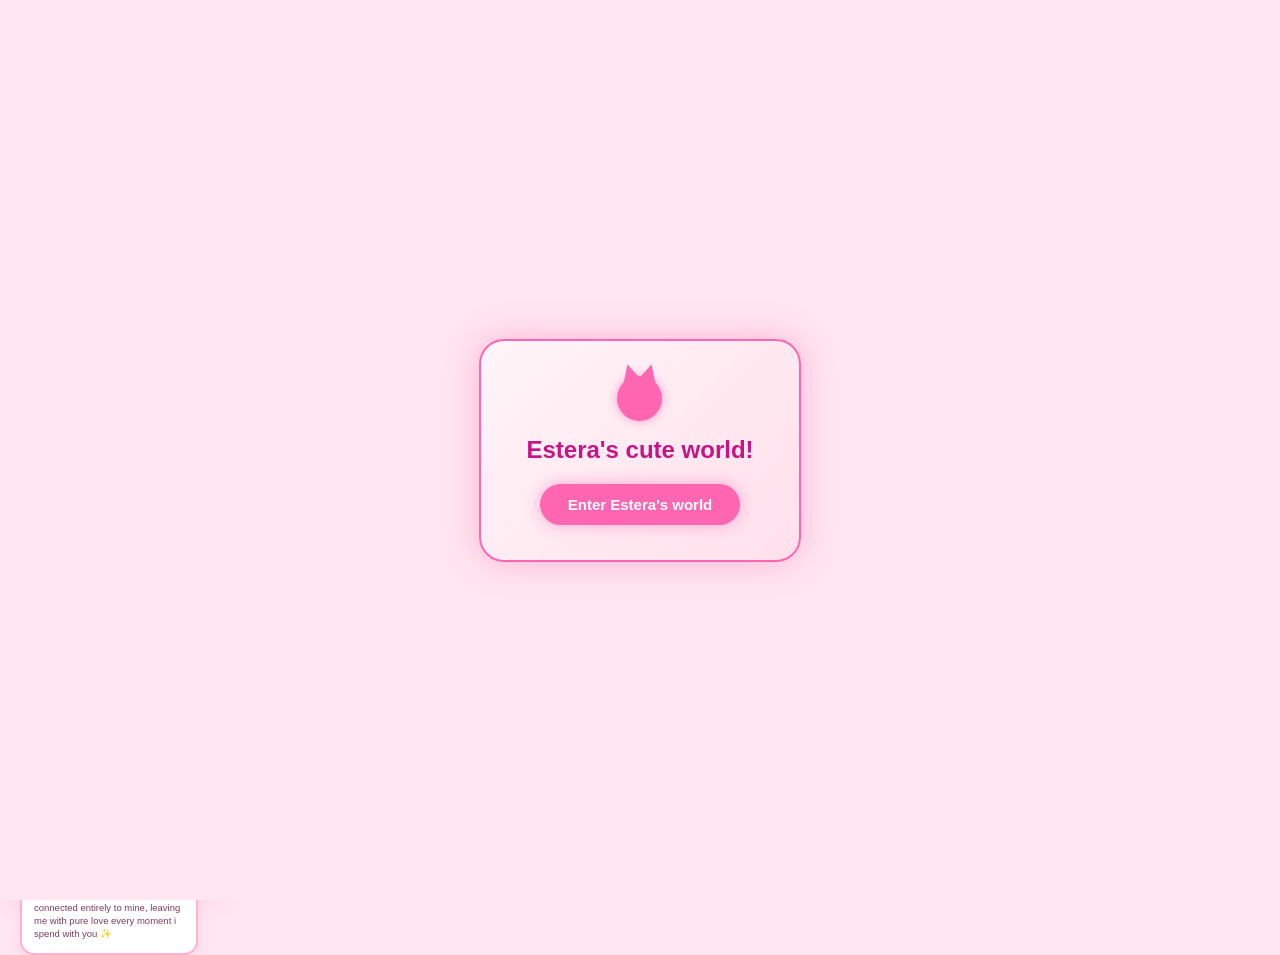
<file: index.html>
<!DOCTYPE html>
<html lang="en">
<head>
    <meta charset="UTF-8">
    <title>For Esti ❤️</title>
    <link rel="stylesheet" href="style.css">
    
    <style>
        /* Interactive Quiz Button in Sidebar (Neon/Cute Theme Integration) */
        .sidebar-quiz-btn {
            background: #000000;
            color: #ff2442;
            border: 2px solid #ff2442;
            padding: 12px 15px;
            border-radius: 12px;
            cursor: pointer;
            font-weight: bold;
            text-align: center;
            width: 100%;
            margin: 15px 0;
            box-shadow: 0 4px 12px rgba(255, 36, 66, 0.3);
            transition: transform 0.2s, box-shadow 0.2s, background 0.2s;
        }

        .sidebar-quiz-btn:hover {
            background: #ff2442;
            color: #ffffff;
            transform: scale(1.03);
            box-shadow: 0 0 18px rgba(255, 36, 66, 0.6);
        }

        /* Quiz Modal Overlay */
        .quiz-modal-overlay {
            position: fixed;
            top: 0;
            left: 0;
            width: 100vw;
            height: 100vh;
            background: rgba(0, 0, 0, 0.8);
            backdrop-filter: blur(5px);
            display: flex;
            justify-content: center;
            align-items: center;
            z-index: 1000;
        }

        .quiz-modal-content {
            background: #ffffff;
            border: 3px solid #4a1525;
            box-shadow: 0 0 30px rgba(255, 36, 66, 0.4);
            padding: 35px;
            border-radius: 20px;
            width: 90%;
            max-width: 420px;
            text-align: center;
            position: relative;
            min-height: 220px;
            display: flex;
            flex-direction: column;
            justify-content: center;
            align-items: center;
        }

        .quiz-modal-content h3 {
            color: #4a1525;
            font-size: 20px;
            margin-bottom: 25px;
        }

        .quiz-btn-container {
            display: flex;
            gap: 20px;
            position: relative;
            width: 100%;
            justify-content: center;
            align-items: center;
            min-height: 60px;
        }

        .quiz-ans-btn {
            background: #000000;
            color: #ff2442;
            border: 2px solid #ff2442;
            padding: 10px 25px;
            border-radius: 10px;
            font-weight: bold;
            cursor: pointer;
            transition: transform 0.2s, background 0.2s, color 0.2s;
        }

        .quiz-ans-btn:hover {
            background: #ff2442;
            color: #ffffff;
            transform: scale(1.05);
            box-shadow: 0 0 10px rgba(255, 36, 66, 0.6);
        }

        .no-btn {
            position: relative;
            transition: left 0.15s ease, top 0.15s ease;
        }
    </style>
</head>
<body>

    <!-- Full-Screen Light Pink Intro Overlay with Floating Words -->
    <div id="welcomeModal" class="modal">
        <div id="floatingWordsContainer"></div>
        <div class="modal-content">
            <div class="cat-badge"></div>
            <h2>Estera's cute world!</h2>
            <button id="replyBtn" class="cat-btn">Enter Estera's world</button>
        </div>
    </div>

    <!-- Sidebar Navigation -->
    <div class="sidebar">
        <h2>Esti ✨</h2>
        <a href="index.html" class="active">Home</a>
        <a href="memories.html">Memories</a>
        <a href="letter.html">Letter</a>

        <!-- Interactive Cute Couple Model with Names -->
        <div class="cute-couple-box" onmouseenter="playLoveMessage()" title="Hover over us! 💕">
            <svg viewBox="0 0 220 190" class="cute-couple-svg">
                <!-- Left Figure (Woman with Dress) -->
                <circle cx="65" cy="52" r="22" fill="#fff" stroke="#4a1525" stroke-width="3.5"/>
                <ellipse cx="58" cy="50" rx="2.5" ry="4" fill="#4a1525"/>
                <ellipse cx="72" cy="50" rx="2.5" ry="4" fill="#4a1525"/>
                <line x1="52" y1="57" x2="55" y2="62" stroke="#4a1525" stroke-width="2.5" stroke-linecap="round"/>
                <line x1="75" y1="57" x2="78" y2="62" stroke="#4a1525" stroke-width="2.5" stroke-linecap="round"/>
                <!-- Waving Arm Left -->
                <path d="M 46,66 Q 30,54 35,42" fill="none" stroke="#4a1525" stroke-width="3.5" stroke-linecap="round"/>
                <circle cx="35" cy="40" r="3.5" fill="#4a1525"/>
                <!-- Dress -->
                <path d="M 42,80 Q 65,75 88,80 L 102,145 Q 65,152 28,145 Z" fill="#fff" stroke="#4a1525" stroke-width="3.5"/>
                <!-- Legs & Feet -->
                <line x1="52" y1="145" x2="46" y2="170" stroke="#4a1525" stroke-width="3.5" stroke-linecap="round"/>
                <ellipse cx="43" cy="172" rx="6" ry="3.5" fill="#4a1525"/>
                <line x1="78" y1="145" x2="84" y2="170" stroke="#4a1525" stroke-width="3.5" stroke-linecap="round"/>
                <ellipse cx="87" cy="172" rx="6" ry="3.5" fill="#4a1525"/>
                <!-- Right Arm (Holding hands) -->
                <path d="M 80,90 L 100,112" fill="none" stroke="#4a1525" stroke-width="3.5" stroke-linecap="round"/>

                <!-- Right Figure (Guy) -->
                <circle cx="155" cy="52" r="22" fill="#fff" stroke="#4a1525" stroke-width="3.5"/>
                <ellipse cx="148" cy="50" rx="2.5" ry="4" fill="#4a1525"/>
                <ellipse cx="162" cy="50" rx="2.5" ry="4" fill="#4a1525"/>
                <line x1="142" y1="57" x2="145" y2="62" stroke="#4a1525" stroke-width="2.5" stroke-linecap="round"/>
                <line x1="165" y1="57" x2="168" y2="62" stroke="#4a1525" stroke-width="2.5" stroke-linecap="round"/>
                <!-- Torso -->
                <path d="M 134,80 Q 155,75 176,80 L 170,145 Q 155,152 140,145 Z" fill="#fff" stroke="#4a1525" stroke-width="3.5"/>
                <!-- Left Arm (Holding hands) -->
                <path d="M 140,90 L 120,112" fill="none" stroke="#4a1525" stroke-width="3.5" stroke-linecap="round"/>
                <!-- Joined hands circle -->
                <circle cx="110" cy="112" r="5" fill="#fff" stroke="#4a1525" stroke-width="3.5"/>
                <!-- Waving Arm Right -->
                <path d="M 174,66 Q 190,54 185,42" fill="none" stroke="#4a1525" stroke-width="3.5" stroke-linecap="round"/>
                <circle cx="185" cy="40" r="3.5" fill="#4a1525"/>
                <!-- Legs & Feet -->
                <line x1="145" y1="145" x2="140" y2="170" stroke="#4a1525" stroke-width="3.5" stroke-linecap="round"/>
                <ellipse cx="137" cy="172" rx="6" ry="3.5" fill="#4a1525"/>
                <line x1="165" y1="145" x2="170" y2="170" stroke="#4a1525" stroke-width="3.5" stroke-linecap="round"/>
                <ellipse cx="173" cy="172" rx="6" ry="3.5" fill="#4a1525"/>

                <!-- Floating Heart Between Them -->
                <path d="M 110,80 Q 98,62 110,50 Q 122,62 110,80 Z" fill="#ff2442" stroke="#4a1525" stroke-width="2.5"/>
            </svg>
            <div class="couple-names">Estera X Sosa</div>
        </div>

        <!-- SURPRISE QUIZ BUTTON (Right under Estera X Sosa) -->
        <button class="sidebar-quiz-btn" onclick="openQuiz()">💖 Surprise Question! ✨</button>

        <!-- Cutesy Love Poem Box -->
        <div class="sidebar-love-box">
            <h3>To My Love ✨</h3>
            <p>
                Estera, my gorgeous lady<br>
                you are the adorable girl<br>
                who stumbled into my life<br>
                when I least expected it.
            </p>
            <p>
                You came in smoothly,<br>
                like a cool breeze<br>
                in the middle of autumn,<br>
                carrying the refreshing scent of nature.
            </p>
            <p>
                Everything about you draws me in:
                the beautiful curve of your smile,
                your captivating green eyes,
                your grace, and your perfect height.
            </p>
            <p>
                When you are smiling with pure joy,
                that is what happiness truly is.
                I love all the memories we have made
                and all we have pushed through. ❤️
            </p>
            <p>
                When I look at you, my heart beats
                a melody composed just for you.
                You have a unique, beautiful soul
                connected entirely to mine, leaving<br>
                me with pure love every moment i spend with you ✨
            </p>
        </div>
    </div>

    <!-- Main Content Area -->
    <div class="main-content">
        <h1>Haiii, Estera!</h1>
        <p>This is your little special world, I love you so much my darling!</p>

        <!-- Family Tree Layout Container -->
        <div class="family-container">
            <!-- Left Branch (Sosa & Grazynka) -->
            <div class="branch left-branch">
                <div class="family-card">
                    <div class="pic-frame">
                        <img src="soosa.jpg" alt="Sosa" onerror="this.style.display='none'">
                        <span class="placeholder-text">Sosa Photo</span>
                    </div>
                    <span class="name-label">Sosa</span>
                    <a href="sosa.html" class="tree-btn">Open Page ✨</a>
                </div>

                <div class="family-card">
                    <div class="pic-frame">
                        <img src="grazynka.jpg" alt="Grazynka" onerror="this.style.display='none'">
                        <span class="placeholder-text">Grazynka Photo</span>
                    </div>
                    <span class="name-label">Grazynka</span>
                    <a href="grazynka.html" class="tree-btn">Open Page ✨</a>
                </div>
            </div>

            <!-- Center Hub -->
            <div class="center-hub">
                <h3>Our small little family ❤️</h3>
            </div>

            <!-- Right Branch (Estera & Mania) -->
            <div class="branch right-branch">
                <div class="family-card">
                    <div class="pic-frame">
                        <img src="estera.jpg" alt="Estera" class="estera-img" onerror="this.style.display='none'">
                        <span class="placeholder-text">Estera Photo</span>
                    </div>
                    <span class="name-label">Estera</span>
                    <a href="estera.html" class="tree-btn">Open Page ✨</a>
                </div>

                <div class="family-card">
                    <div class="pic-frame">
                        <img src="mania.jpg" alt="Mania" onerror="this.style.display='none'">
                        <span class="placeholder-text">Mania Photo</span>
                    </div>
                    <span class="name-label">Mania</span>
                    <a href="mania.html" class="tree-btn">Open Page ✨</a>
                </div>
            </div>
        </div>
    </div>

    <!-- Countdown Box on Bottom Left -->
    <div class="main-countdown">
        <h4>Our Special Timeline ✨</h4>
        <p><strong>Known each other:</strong> <span id="metTime">Loading...</span></p>
        <p><strong>Together:</strong> <span id="togetherTime">Loading...</span></p>
        <p><strong>Sosa (19 Jan 2007):</strong> <span id="sosaAgeInfo">Loading...</span></p>
        <p><strong>Estera (21 Jan 2009):</strong> <span id="esteraAgeInfo">Loading...</span></p>
    </div>

    <!-- Background Music Player Widget -->
    <div id="musicPlayerWidget" class="music-widget">
        <audio id="bgAudio" loop></audio>
        
        <div id="musicMenu" class="music-menu">
            <h4>Choose a vibe 🎶</h4>
            <button class="song-btn" onclick="playSong('song1.mp3')">Song 1: Cozy Lofi 🎧</button>
            <button class="song-btn" onclick="playSong('song2.mp3')">Song 2: Sweet Melody 💕</button>
            <button class="song-btn" onclick="playSong('song3.mp3')">Song 3: Dreamy Beats ✨</button>
        </div>

        <div id="musicDisk" class="cat-disk" title="Click for music menu">
            <span class="disk-center">💿</span>
        </div>
    </div>

    <!-- QUIZ MODAL POPUP CONTAINER -->
    <div id="quiz-modal" class="quiz-modal-overlay" style="display: none;">
        <div class="quiz-modal-content">
            <h3 id="quiz-question">Are you Estera?</h3>
            <div id="quiz-buttons" class="quiz-btn-container">
                <!-- Dynamically populated buttons -->
            </div>
        </div>
    </div>

    <!-- JavaScript -->
    <script>
        const modal = document.getElementById("welcomeModal");
        const replyBtn = document.getElementById("replyBtn");
        const floatingContainer = document.getElementById("floatingWordsContainer");

        // --- SPEECH SYNTHESIS FOR COUPLE MODEL ---
        function playLoveMessage() {
            if ('speechSynthesis' in window) {
                window.speechSynthesis.cancel();
                const utterance = new SpeechSynthesisUtterance("I love you baby");
                utterance.rate = 0.95;
                utterance.pitch = 1.2;
                window.speechSynthesis.speak(utterance);
            }
        }

        // --- COUNTDOWN TIMER CONFIGURATION ---
        const dateMet = new Date("2026-05-27T00:00:00");       
        const dateTogether = new Date("2026-06-30T00:00:00"); 
        const sosaBirthday = new Date("2007-01-19T00:00:00");
        const esteraBirthday = new Date("2009-01-21T00:00:00");

        function updateTimers() {
            const now = new Date();
            
            function getElapsedTime(startDate) {
                let diff = now - startDate;
                if (diff < 0) diff = 0;
                let days = Math.floor(diff / (1000 * 60 * 60 * 24));
                let hours = Math.floor((diff / (1000 * 60 * 60)) % 24);
                let minutes = Math.floor((diff / (1000 * 60)) % 60);
                let seconds = Math.floor((diff / 1000) % 60);
                return `${days}d ${hours}h ${minutes}m ${seconds}s`;
            }

            function getAge(birthDate) {
                let diff = now - birthDate;
                let ageDate = new Date(diff);
                let years = Math.abs(ageDate.getUTCFullYear() - 1970);
                let days = Math.floor(diff / (1000 * 60 * 60 * 24)) % 365;
                return `${years} yrs, ${days} days`;
            }

            document.getElementById("metTime").innerText = getElapsedTime(dateMet);
            document.getElementById("togetherTime").innerText = getElapsedTime(dateTogether);
            document.getElementById("sosaAgeInfo").innerText = getAge(sosaBirthday);
            document.getElementById("esteraAgeInfo").innerText = getAge(esteraBirthday);
        }

        setInterval(updateTimers, 1000);
        updateTimers();

        // --- FLOATING WORDS GENERATOR ---
        const cutePhrases = [
            "I love you Estera", 
            "You mean the world to me sweetie", 
            "I hope we last forever", 
            "Our small little family", 
            "MANIAAA", 
            "GRAZYNKAAA", 
            "SOSSAAA", 
            "ESTERAAA", 
            "I am sorry baby", 
            "I love you dummie", 
            "Gorgous", 
            "Cutie", 
            "My lady i love youu soo much"
        ];

        function spawnFloatingWord() {
            if (modal.style.display === "none") return; 

            const wordSpan = document.createElement("div");
            wordSpan.className = "floating-word";
            wordSpan.innerText = cutePhrases[Math.floor(Math.random() * cutePhrases.length)];

            const randomX = Math.random() * (window.innerWidth - 220);
            const randomY = Math.random() * (window.innerHeight - 120);

            wordSpan.style.left = randomX + "px";
            wordSpan.style.top = randomY + "px";

            floatingContainer.appendChild(wordSpan);

            setTimeout(() => {
                wordSpan.remove();
            }, 3000);
        }

        const wordInterval = setInterval(spawnFloatingWord, 400);

        replyBtn.onclick = function() {
            modal.style.display = "none";
            clearInterval(wordInterval);
        }

        // --- MUSIC WIDGET LOGIC ---
        const musicDisk = document.getElementById("musicDisk");
        const musicMenu = document.getElementById("musicMenu");
        const bgAudio = document.getElementById("bgAudio");

        musicDisk.onclick = function(e) {
            e.stopPropagation();
            if (musicMenu.style.display === "block") {
                musicMenu.style.display = "none";
            } else {
                musicMenu.style.display = "block";
            }
        };

        window.onclick = function(event) {
            if (!musicMenu.contains(event.target) && event.target !== musicDisk && !musicDisk.contains(event.target)) {
                musicMenu.style.display = "none";
            }
        };

        function playSong(songUrl) {
            bgAudio.src = songUrl;
            bgAudio.play().catch(error => {
                console.log("Audio playback error or file missing:", error);
            });
            musicDisk.classList.add("playing");
            musicMenu.style.display = "none";
        }

        // --- QUIZ LOGIC (Only works after entering Estera's world) ---
        function openQuiz() {
            // Guard: ensure welcome modal is closed first
            if (modal.style.display !== "none") {
                return;
            }
            document.getElementById('quiz-modal').style.display = 'flex';
            loadQuestion(1);
        }

        function closeQuiz() {
            document.getElementById('quiz-modal').style.display = 'none';
        }

        function loadQuestion(step) {
            const qTitle = document.getElementById('quiz-question');
            const btnContainer = document.getElementById('quiz-buttons');
            btnContainer.innerHTML = '';

            if (step === 1) {
                qTitle.innerText = "Are you Estera?";
                btnContainer.innerHTML = `
                    <button class="quiz-ans-btn" onclick="loadQuestion(2)">Yes</button>
                    <button class="quiz-ans-btn no-btn" onmouseenter="moveButton(this)">No</button>
                `;
            } else if (step === 2) {
                qTitle.innerText = "Do you love sosa?";
                btnContainer.innerHTML = `
                    <button class="quiz-ans-btn" onclick="loadQuestion(3)">Yes</button>
                    <button class="quiz-ans-btn no-btn" onmouseenter="moveButton(this)">No</button>
                `;
            } else if (step === 3) {
                qTitle.innerText = "Sosa is gonna steal you away 💖";
                btnContainer.innerHTML = `
                    <button class="quiz-ans-btn" onclick="loadQuestion('3b')">No</button>
                    <button class="quiz-ans-btn" onclick="loadQuestion(4)">Yes</button>
                `;
            } else if (step === '3b') {
                qTitle.innerText = "Are you sureeee you??";
                btnContainer.innerHTML = `
                    <button class="quiz-ans-btn" onclick="loadQuestion('3c')">No baby im kidding</button>
                    <button class="quiz-ans-btn no-btn" onmouseenter="moveButton(this)" onclick="alert('Caught you! 🤭'); loadQuestion(3);">Yes i am</button>
                `;
            } else if (step === '3c') {
                qTitle.innerText = "Who's a good girl?";
                btnContainer.innerHTML = `
                    <button class="quiz-ans-btn" onclick="closeQuiz()" style="background: #ff2442; color: #ffffff; border-color: #000000;">Mee, i amm!!!</button>
                `;
            } else if (step === 4) {
                qTitle.innerText = "Not like you have a choice would have stolen you anyway <3";
                btnContainer.innerHTML = `
                    <button class="quiz-ans-btn" onclick="closeQuiz()" style="background: #ff2442; color: #ffffff; border-color: #000000;">No fairr :c</button>
                `;
            }
        }

        function moveButton(btn) {
            let randomX = (Math.random() - 0.5) * 240;
            let randomY = (Math.random() - 0.5) * 140;
            
            btn.style.position = 'relative';
            btn.style.left = randomX + 'px';
            btn.style.top = randomY + 'px';
        }
    </script>

</body>
</html>
</file>
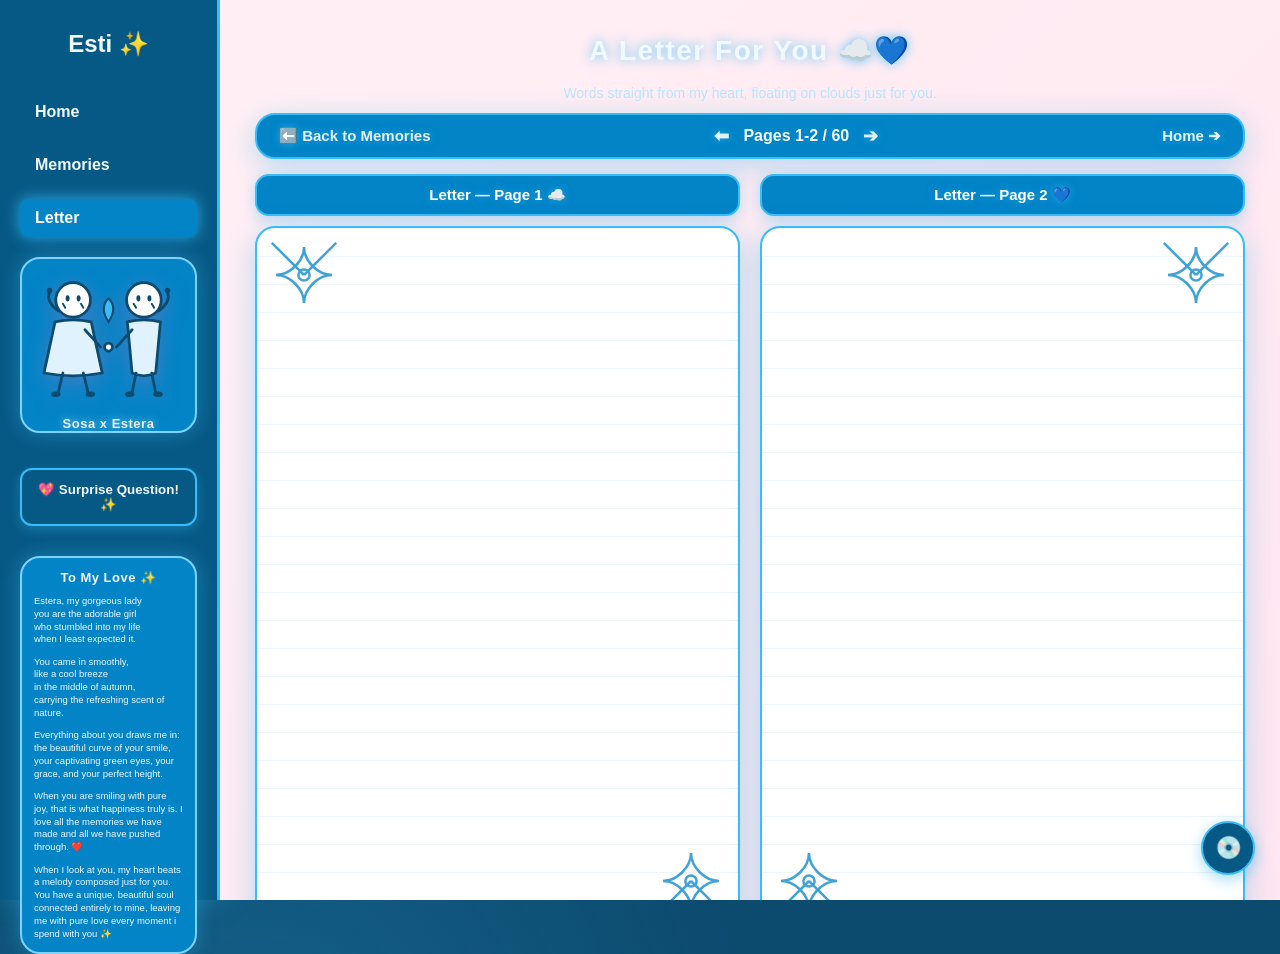
<file: letter.html>
<!DOCTYPE html>
<html lang="en">
<head>
    <meta charset="UTF-8">
    <title>Estera's World - Bright Cyan & Clouds Theme</title>
    <link rel="stylesheet" href="style.css">
    
    <!-- Custom Theme Override for Page (Cyan & Clouds) -->
    <style>
        body {
            background-color: #0c4a6e !important;
            color: #f0f9ff !important;
            background-image: radial-gradient(circle at 20% 20%, rgba(56, 189, 248, 0.2) 0%, transparent 40%),
                              radial-gradient(circle at 80% 80%, rgba(14, 165, 233, 0.2) 0%, transparent 40%) !important;
        }

        /* Sidebar Theme Overrides */
        .sidebar {
            background-color: #075985 !important;
            border-right: 3px solid #38bdf8 !important;
            box-shadow: 4px 0 25px rgba(56, 189, 248, 0.3) !important;
        }

        .sidebar h2, .sidebar a, .sidebar-love-box h3, .sidebar-love-box p {
            color: #f0f9ff !important;
        }

        .sidebar a:hover, .sidebar a.active {
            background-color: #0284c7 !important;
            color: #ffffff !important;
            box-shadow: 0 0 15px rgba(56, 189, 248, 0.8) !important;
        }

        .cute-couple-box, .sidebar-love-box {
            background-color: #0284c7 !important;
            border: 2px solid #7dd3fc !important;
            box-shadow: 0 0 20px rgba(56, 189, 248, 0.4) !important;
            border-radius: 20px !important;
        }

        .couple-names {
            color: #e0f2fe !important;
            text-shadow: 0 0 10px rgba(255, 255, 255, 0.6);
            font-weight: bold;
        }

        /* Interactive Quiz Button in Sidebar (Cyan/Clouds Theme Integration) */
        .sidebar-quiz-btn {
            background: #075985;
            color: #f0f9ff;
            border: 2px solid #38bdf8;
            padding: 12px 15px;
            border-radius: 12px;
            cursor: pointer;
            font-weight: bold;
            text-align: center;
            width: 100%;
            margin: 15px 0;
            box-shadow: 0 4px 12px rgba(56, 189, 248, 0.3);
            transition: transform 0.2s, box-shadow 0.2s, background 0.2s;
        }

        .sidebar-quiz-btn:hover {
            background: #0284c7;
            color: #ffffff;
            transform: scale(1.03);
            box-shadow: 0 0 18px rgba(56, 189, 248, 0.6);
        }

        /* Quiz Modal Overlay */
        .quiz-modal-overlay {
            position: fixed;
            top: 0;
            left: 0;
            width: 100vw;
            height: 100vh;
            background: rgba(12, 74, 110, 0.8);
            backdrop-filter: blur(5px);
            display: flex;
            justify-content: center;
            align-items: center;
            z-index: 1000;
        }

        .quiz-modal-content {
            background: #ffffff;
            border: 3px solid #0284c7;
            box-shadow: 0 0 30px rgba(56, 189, 248, 0.4);
            padding: 35px;
            border-radius: 20px;
            width: 90%;
            max-width: 420px;
            text-align: center;
            position: relative;
            min-height: 220px;
            display: flex;
            flex-direction: column;
            justify-content: center;
            align-items: center;
        }

        .quiz-modal-content h3 {
            color: #0c4a6e;
            font-size: 20px;
            margin-bottom: 25px;
        }

        .quiz-btn-container {
            display: flex;
            gap: 20px;
            position: relative;
            width: 100%;
            justify-content: center;
            align-items: center;
            min-height: 60px;
        }

        .quiz-ans-btn {
            background: #075985;
            color: #f0f9ff;
            border: 2px solid #38bdf8;
            padding: 10px 25px;
            border-radius: 10px;
            font-weight: bold;
            cursor: pointer;
            transition: transform 0.2s, background 0.2s, color 0.2s;
        }

        .quiz-ans-btn:hover {
            background: #0284c7;
            color: #ffffff;
            transform: scale(1.05);
            box-shadow: 0 0 10px rgba(56, 189, 248, 0.6);
        }

        .no-btn {
            position: relative;
            transition: left 0.15s ease, top 0.15s ease;
        }

        /* Main Content Theme Overrides */
        .main-content {
            max-width: none !important;
            width: 100% !important;
            padding: 15px 35px !important;
        }

        .main-content h1 {
            color: #f0f9ff !important;
            opacity: 1 !important;
            text-shadow: 0 0 12px rgba(56, 189, 248, 0.8);
            font-size: 28px;
            margin-bottom: 4px;
        }

        .main-content p {
            color: #bae6fd !important;
            opacity: 1 !important;
            font-size: 14px;
            margin-bottom: 12px;
        }

        .page-nav-box {
            background-color: #0284c7 !important;
            border: 2px solid #38bdf8 !important;
            box-shadow: 0 8px 30px rgba(14, 165, 233, 0.3) !important;
            border-radius: 20px !important;
        }

        .page-nav-box span {
            color: #f0f9ff !important;
            font-weight: bold;
        }

        .page-nav-box a, .page-nav-box button {
            color: #e0f2fe !important;
            font-weight: bold;
            text-shadow: 0 0 8px rgba(56, 189, 248, 0.6);
            text-decoration: none;
            background: none;
            border: none;
            font-size: 15px;
            cursor: pointer;
            transition: all 0.2s ease;
        }

        .page-nav-box a:hover, .page-nav-box button:hover {
            color: #ffffff !important;
            background-color: #0369a1;
            padding: 4px 12px;
            border-radius: 8px;
        }

        /* Two-Column Letter Layout & Title Rectangles */
        .letters-grid {
            display: grid;
            grid-template-columns: 1fr 1fr;
            gap: 20px;
            width: 100%;
        }

        .letter-column {
            display: flex;
            flex-direction: column;
            gap: 10px;
            flex: 1;
        }

        /* Cyan Title Rectangles */
        .letter-title-box {
            background-color: #0284c7;
            border: 2px solid #38bdf8;
            color: #ffffff;
            text-align: center;
            padding: 10px 18px;
            border-radius: 14px;
            font-weight: bold;
            font-size: 15px;
            box-shadow: 0 4px 15px rgba(14, 165, 233, 0.3);
            text-shadow: 0 0 8px rgba(56, 189, 248, 0.6);
        }

        /* White Taller Rectangular Letter Box Styling */
        .letter-content-box {
            background-color: #ffffff;
            border: 2px solid #38bdf8;
            box-shadow: 0 8px 30px rgba(14, 165, 233, 0.3);
            border-radius: 20px;
            padding: 40px 40px;
            line-height: 1.9;
            font-size: 14.5px;
            color: #0c4a6e;
            position: relative;
            min-height: 620px;
            flex-grow: 1;
            background-image: linear-gradient(rgba(2, 132, 199, 0.08) 1px, transparent 1px);
            background-size: 100% 28px;
        }

        /* Visible Line-Art Peony Flower Corners */
        .peony-corner {
            position: absolute;
            width: 70px;
            height: 70px;
            pointer-events: none;
            opacity: 0.75;
        }
        .peony-tl { top: 12px; left: 12px; transform: scaleX(-1); }
        .peony-tr { top: 12px; right: 12px; }
        .peony-bl { bottom: 12px; left: 12px; transform: scale(-1, -1); }
        .peony-br { bottom: 12px; right: 12px; transform: scaleY(-1); }

        /* --- BACKGROUND MUSIC PLAYER WIDGET STYLES --- */
        .music-widget {
            position: fixed;
            bottom: 25px;
            right: 25px;
            z-index: 99999;
        }

        .cat-disk {
            width: 50px;
            height: 50px;
            background: #075985;
            border-radius: 50%;
            display: flex;
            align-items: center;
            justify-content: center;
            cursor: pointer;
            box-shadow: 0 4px 15px rgba(14, 165, 233, 0.4);
            border: 2px solid #38bdf8;
            transition: transform 0.3s ease, background 0.2s;
        }

        .cat-disk:hover {
            background: #0284c7;
        }

        .cat-disk.playing {
            animation: spinDisk 3s linear infinite;
        }

        @keyframes spinDisk {
            0% { transform: rotate(0deg); }
            100% { transform: rotate(360deg); }
        }

        .disk-center {
            font-size: 22px;
        }

        .music-menu {
            display: none;
            position: absolute;
            bottom: 65px;
            right: 0;
            background: #ffffff;
            border: 2px solid #38bdf8;
            border-radius: 16px;
            padding: 15px;
            box-shadow: 0 10px 30px rgba(14, 165, 233, 0.3);
            width: 220px;
            text-align: center;
        }

        .music-menu h4 {
            margin: 0 0 10px 0;
            font-size: 14px;
            color: #0c4a6e;
        }

        .song-btn {
            display: block;
            width: 100%;
            background: #0284c7;
            color: #ffffff;
            border: 2px solid #0284c7;
            padding: 8px 10px;
            margin: 6px 0;
            border-radius: 10px;
            font-size: 12px;
            cursor: pointer;
            font-weight: bold;
            transition: all 0.2s ease;
        }

        .song-btn:hover {
            background: #075985;
            border-color: #075985;
        }
    </style>
</head>
<body>

    <!-- Sidebar Navigation -->
    <div class="sidebar">
        <h2>Esti ✨</h2>
        <a href="index.html">Home</a>
        <a href="memories.html">Memories</a>
        <a href="letter.html" class="active">Letter</a>

        <!-- Interactive Cute Couple Model -->
        <div class="cute-couple-box" onmouseenter="playLoveMessage()" title="Hover over us! 💕">
            <svg viewBox="0 0 220 190" class="cute-couple-svg">
                <!-- Left Figure (Woman with Dress) -->
                <circle cx="65" cy="52" r="22" fill="#fff" stroke="#0c4a6e" stroke-width="3.5"/>
                <ellipse cx="58" cy="50" rx="2.5" ry="4" fill="#0c4a6e"/>
                <ellipse cx="72" cy="50" rx="2.5" ry="4" fill="#0c4a6e"/>
                <line x1="52" y1="57" x2="55" y2="62" stroke="#0c4a6e" stroke-width="2.5" stroke-linecap="round"/>
                <line x1="75" y1="57" x2="78" y2="62" stroke="#0c4a6e" stroke-width="2.5" stroke-linecap="round"/>
                <path d="M 46,66 Q 30,54 35,42" fill="none" stroke="#0c4a6e" stroke-width="3.5" stroke-linecap="round"/>
                <circle cx="35" cy="40" r="3.5" fill="#0c4a6e"/>
                <path d="M 42,80 Q 65,75 88,80 L 102,145 Q 65,152 28,145 Z" fill="#e0f2fe" stroke="#0c4a6e" stroke-width="3.5"/>
                <line x1="52" y1="145" x2="46" y2="170" stroke="#0c4a6e" stroke-width="3.5" stroke-linecap="round"/>
                <ellipse cx="43" cy="172" rx="6" ry="3.5" fill="#0c4a6e"/>
                <line x1="78" y1="145" x2="84" y2="170" stroke="#0c4a6e" stroke-width="3.5" stroke-linecap="round"/>
                <ellipse cx="87" cy="172" rx="6" ry="3.5" fill="#0c4a6e"/>
                <path d="M 80,90 L 100,112" fill="none" stroke="#0c4a6e" stroke-width="3.5" stroke-linecap="round"/>

                <!-- Right Figure (Guy) -->
                <circle cx="155" cy="52" r="22" fill="#fff" stroke="#0c4a6e" stroke-width="3.5"/>
                <ellipse cx="148" cy="50" rx="2.5" ry="4" fill="#0c4a6e"/>
                <ellipse cx="162" cy="50" rx="2.5" ry="4" fill="#0c4a6e"/>
                <line x1="142" y1="57" x2="145" y2="62" stroke="#0c4a6e" stroke-width="2.5" stroke-linecap="round"/>
                <line x1="165" y1="57" x2="168" y2="62" stroke="#0c4a6e" stroke-width="2.5" stroke-linecap="round"/>
                <path d="M 134,80 Q 155,75 176,80 L 170,145 Q 155,152 140,145 Z" fill="#e0f2fe" stroke="#0c4a6e" stroke-width="3.5"/>
                <path d="M 140,90 L 120,112" fill="none" stroke="#0c4a6e" stroke-width="3.5" stroke-linecap="round"/>
                <circle cx="110" cy="112" r="5" fill="#fff" stroke="#0c4a6e" stroke-width="3.5"/>
                <path d="M 174,66 Q 190,54 185,42" fill="none" stroke="#0c4a6e" stroke-width="3.5" stroke-linecap="round"/>
                <circle cx="185" cy="40" r="3.5" fill="#0c4a6e"/>
                <line x1="145" y1="145" x2="140" y2="170" stroke="#0c4a6e" stroke-width="3.5" stroke-linecap="round"/>
                <ellipse cx="137" cy="172" rx="6" ry="3.5" fill="#0c4a6e"/>
                <line x1="165" y1="145" x2="170" y2="170" stroke="#0c4a6e" stroke-width="3.5" stroke-linecap="round"/>
                <ellipse cx="173" cy="172" rx="6" ry="3.5" fill="#0c4a6e"/>
                <path d="M 110,80 Q 98,62 110,50 Q 122,62 110,80 Z" fill="#38bdf8" stroke="#0c4a6e" stroke-width="2.5"/>
            </svg>
            <div class="couple-names">Sosa x Estera</div>
        </div>

        <!-- SURPRISE QUIZ BUTTON (Right under Sosa x Estera) -->
        <button class="sidebar-quiz-btn" onclick="openQuiz()">💖 Surprise Question! ✨</button>

        <!-- Cutesy Love Poem Box -->
        <div class="sidebar-love-box">
            <h3>To My Love ✨</h3>
            <p>
                Estera, my gorgeous lady<br>
                you are the adorable girl<br>
                who stumbled into my life<br>
                when I least expected it.
            </p>
            <p>
                You came in smoothly,<br>
                like a cool breeze<br>
                in the middle of autumn,<br>
                carrying the refreshing scent of nature.
            </p>
            <p>
                Everything about you draws me in:
                the beautiful curve of your smile,
                your captivating green eyes,
                your grace, and your perfect height.
            </p>
            <p>
                When you are smiling with pure joy,
                that is what happiness truly is.
                I love all the memories we have made
                and all we have pushed through. ❤️
            </p>
            <p>
                When I look at you, my heart beats
                a melody composed just for you.
                You have a unique, beautiful soul
                connected entirely to mine, leaving<br>
                me with pure love every moment i spend with you ✨
            </p>
        </div>
    </div>

    <!-- Main Content Area -->
    <div class="main-content">
        <h1>A Letter For You ☁️💙</h1>
        <p>Words straight from my heart, floating on clouds just for you.</p>

        <div class="estera-content-wrapper" style="width: 100%; max-width: 1450px; display: flex; flex-direction: column; gap: 15px;">
            
            <!-- Page Navigation Box with Notebook Pagination -->
            <div class="page-nav-box" style="display: flex; justify-content: space-between; align-items: center; padding: 10px 22px;">
                <a href="memories.html">⬅️ Back to Memories</a>
                <div style="display: flex; align-items: center; gap: 8px;">
                    <button onclick="prevLetterPage()" title="Previous Page" style="font-size: 18px; padding: 0 6px;">⬅</button>
                    <span id="page-indicator">Pages 1-2 / 60</span> 
                    <button onclick="nextLetterPage()" title="Next Page" style="font-size: 18px; padding: 0 6px;">➔</button>
                </div>
                <a href="index.html">Home ➔</a>
            </div>

            <!-- Two Tall White Letter Boxes Grid -->
            <div class="letters-grid">
                
                <!-- Left Letter Column -->
                <div class="letter-column">
                    <div class="letter-title-box" id="left-title">Letter — Page 1 ☁️</div>
                    <div class="letter-content-box">
                        <!-- Line-Art Peony Flower Corners -->
                        <svg class="peony-corner peony-tl" viewBox="0 0 50 50" fill="none" stroke="#0284c7" stroke-width="1.8">
                            <path d="M5 25 C15 25 25 15 25 5 C25 15 35 25 45 25 C35 25 25 35 25 45 C25 35 15 25 5 25 Z" />
                            <circle cx="25" cy="25" r="4"/>
                            <path d="M25 25 Q 10 10 2 2 M25 25 Q 40 10 48 2"/>
                        </svg>
                        <svg class="peony-corner peony-br" viewBox="0 0 50 50" fill="none" stroke="#0284c7" stroke-width="1.8">
                            <path d="M5 25 C15 25 25 15 25 5 C25 15 35 25 45 25 C35 25 25 35 25 45 C25 35 15 25 5 25 Z" />
                            <circle cx="25" cy="25" r="4"/>
                            <path d="M25 25 Q 10 10 2 2 M25 25 Q 40 10 48 2"/>
                        </svg>

                        <div id="left-content">
                            <!-- Blank for your writing -->
                        </div>
                    </div>
                </div>

                <!-- Right Letter Column -->
                <div class="letter-column">
                    <div class="letter-title-box" id="right-title">Letter — Page 2 💙</div>
                    <div class="letter-content-box">
                        <!-- Line-Art Peony Flower Corners -->
                        <svg class="peony-corner peony-tr" viewBox="0 0 50 50" fill="none" stroke="#0284c7" stroke-width="1.8">
                            <path d="M5 25 C15 25 25 15 25 5 C25 15 35 25 45 25 C35 25 25 35 25 45 C25 35 15 25 5 25 Z" />
                            <circle cx="25" cy="25" r="4"/>
                            <path d="M25 25 Q 10 10 2 2 M25 25 Q 40 10 48 2"/>
                        </svg>
                        <svg class="peony-corner peony-bl" viewBox="0 0 50 50" fill="none" stroke="#0284c7" stroke-width="1.8">
                            <path d="M5 25 C15 25 25 15 25 5 C25 15 35 25 45 25 C35 25 25 35 25 45 C25 35 15 25 5 25 Z" />
                            <circle cx="25" cy="25" r="4"/>
                            <path d="M25 25 Q 10 10 2 2 M25 25 Q 40 10 48 2"/>
                        </svg>

                        <div id="right-content">
                            <!-- Blank for your writing -->
                        </div>
                    </div>
                </div>

            </div>

        </div>
    </div>

    <!-- BACKGROUND MUSIC PLAYER WIDGET HTML -->
    <div id="musicPlayerWidget" class="music-widget">
        <audio id="bgAudio" loop></audio>
        
        <div id="musicMenu" class="music-menu">
            <h4>Choose a vibe 🎶</h4>
            <button class="song-btn" onclick="playSong('song1.mp3')">Song 1: Cozy Lofi 🎧</button>
            <button class="song-btn" onclick="playSong('song2.mp3')">Song 2: Sweet Melody 💕</button>
            <button class="song-btn" onclick="playSong('song3.mp3')">Song 3: Dreamy Beats ✨</button>
        </div>

        <div id="musicDisk" class="cat-disk" title="Click for music menu">
            <span class="disk-center">💿</span>
        </div>
    </div>

    <!-- QUIZ MODAL POPUP CONTAINER -->
    <div id="quiz-modal" class="quiz-modal-overlay" style="display: none;">
        <div class="quiz-modal-content">
            <h3 id="quiz-question">Are you Estera?</h3>
            <div id="quiz-buttons" class="quiz-btn-container">
                <!-- Dynamically populated buttons -->
            </div>
        </div>
    </div>

    <!-- JavaScript for 60 Pages Notebook Pagination, Speech, Music & Quiz Widget -->
    <script>
        // Automatically generate 60 pages total (30 spreads of 2 pages each)
        const letterPages = [];
        for (let i = 1; i <= 30; i++) {
            let leftNum = (i - 1) * 2 + 1;
            let rightNum = (i - 1) * 2 + 2;
            letterPages.push({
                leftTitle: `Letter — Page ${leftNum} ☁️`,
                rightTitle: `Letter — Page ${rightNum} 💙`,
                leftHtml: "",
                rightHtml: ""
            });
        }

        let currentPage = 0;

        function updatePageDisplay() {
            document.getElementById('left-title').innerText = letterPages[currentPage].leftTitle;
            document.getElementById('right-title').innerText = letterPages[currentPage].rightTitle;
            document.getElementById('left-content').innerHTML = letterPages[currentPage].leftHtml;
            document.getElementById('right-content').innerHTML = letterPages[currentPage].rightHtml;
            
            let leftNum = currentPage * 2 + 1;
            let rightNum = currentPage * 2 + 2;
            document.getElementById('page-indicator').innerText = `Pages ${leftNum}-${rightNum} / 60`;
        }

        function nextLetterPage() {
            currentPage = (currentPage + 1) % letterPages.length;
            updatePageDisplay();
        }

        function prevLetterPage() {
            currentPage = (currentPage - 1 + letterPages.length) % letterPages.length;
            updatePageDisplay();
        }

        function playLoveMessage() {
            if ('speechSynthesis' in window) {
                window.speechSynthesis.cancel();
                const utterance = new SpeechSynthesisUtterance("I love you baby");
                utterance.rate = 0.95;
                utterance.pitch = 1.2;
                window.speechSynthesis.speak(utterance);
            }
        }

        // --- MUSIC WIDGET LOGIC ---
        const musicDisk = document.getElementById("musicDisk");
        const musicMenu = document.getElementById("musicMenu");
        const bgAudio = document.getElementById("bgAudio");

        musicDisk.onclick = function(e) {
            e.stopPropagation();
            if (musicMenu.style.display === "block") {
                musicMenu.style.display = "none";
            } else {
                musicMenu.style.display = "block";
            }
        };

        window.onclick = function(event) {
            if (!musicMenu.contains(event.target) && event.target !== musicDisk && !musicDisk.contains(event.target)) {
                musicMenu.style.display = "none";
            }
        };

        function playSong(songUrl) {
            bgAudio.src = songUrl;
            bgAudio.play().catch(error => {
                console.log("Audio playback error or file missing:", error);
            });
            musicDisk.classList.add("playing");
            musicMenu.style.display = "none";
        }

        // --- QUIZ LOGIC ---
        function openQuiz() {
            document.getElementById('quiz-modal').style.display = 'flex';
            loadQuestion(1);
        }

        function closeQuiz() {
            document.getElementById('quiz-modal').style.display = 'none';
        }

        function loadQuestion(step) {
            const qTitle = document.getElementById('quiz-question');
            const btnContainer = document.getElementById('quiz-buttons');
            btnContainer.innerHTML = '';

            if (step === 1) {
                qTitle.innerText = "Are you Estera?";
                btnContainer.innerHTML = `
                    <button class="quiz-ans-btn" onclick="loadQuestion(2)">Yes</button>
                    <button class="quiz-ans-btn no-btn" onmouseenter="moveButton(this)">No</button>
                `;
            } else if (step === 2) {
                qTitle.innerText = "Do you love sosa?";
                btnContainer.innerHTML = `
                    <button class="quiz-ans-btn" onclick="loadQuestion(3)">Yes</button>
                    <button class="quiz-ans-btn no-btn" onmouseenter="moveButton(this)">No</button>
                `;
            } else if (step === 3) {
                qTitle.innerText = "Sosa is gonna steal you away 💖";
                btnContainer.innerHTML = `
                    <button class="quiz-ans-btn" onclick="loadQuestion('3b')">No</button>
                    <button class="quiz-ans-btn" onclick="loadQuestion(4)">Yes</button>
                `;
            } else if (step === '3b') {
                qTitle.innerText = "Are you sureeee you??";
                btnContainer.innerHTML = `
                    <button class="quiz-ans-btn" onclick="loadQuestion('3c')">No baby im kidding</button>
                    <button class="quiz-ans-btn no-btn" onmouseenter="moveButton(this)" onclick="alert('Caught you! 🤭'); loadQuestion(3);">Yes i am</button>
                `;
            } else if (step === '3c') {
                qTitle.innerText = "Who's a good girl?";
                btnContainer.innerHTML = `
                    <button class="quiz-ans-btn" onclick="closeQuiz()" style="background: #0284c7; color: #ffffff; border-color: #075985;">Mee, i amm!!!</button>
                `;
            } else if (step === 4) {
                qTitle.innerText = "Not like you have a choice would have stolen you anyway <3";
                btnContainer.innerHTML = `
                    <button class="quiz-ans-btn" onclick="closeQuiz()" style="background: #0284c7; color: #ffffff; border-color: #075985;">No fairr :c</button>
                `;
            }
        }

        function moveButton(btn) {
            let randomX = (Math.random() - 0.5) * 240;
            let randomY = (Math.random() - 0.5) * 140;
            
            btn.style.position = 'relative';
            btn.style.left = randomX + 'px';
            btn.style.top = randomY + 'px';
        }
    </script>

</body>
</html>
</file>
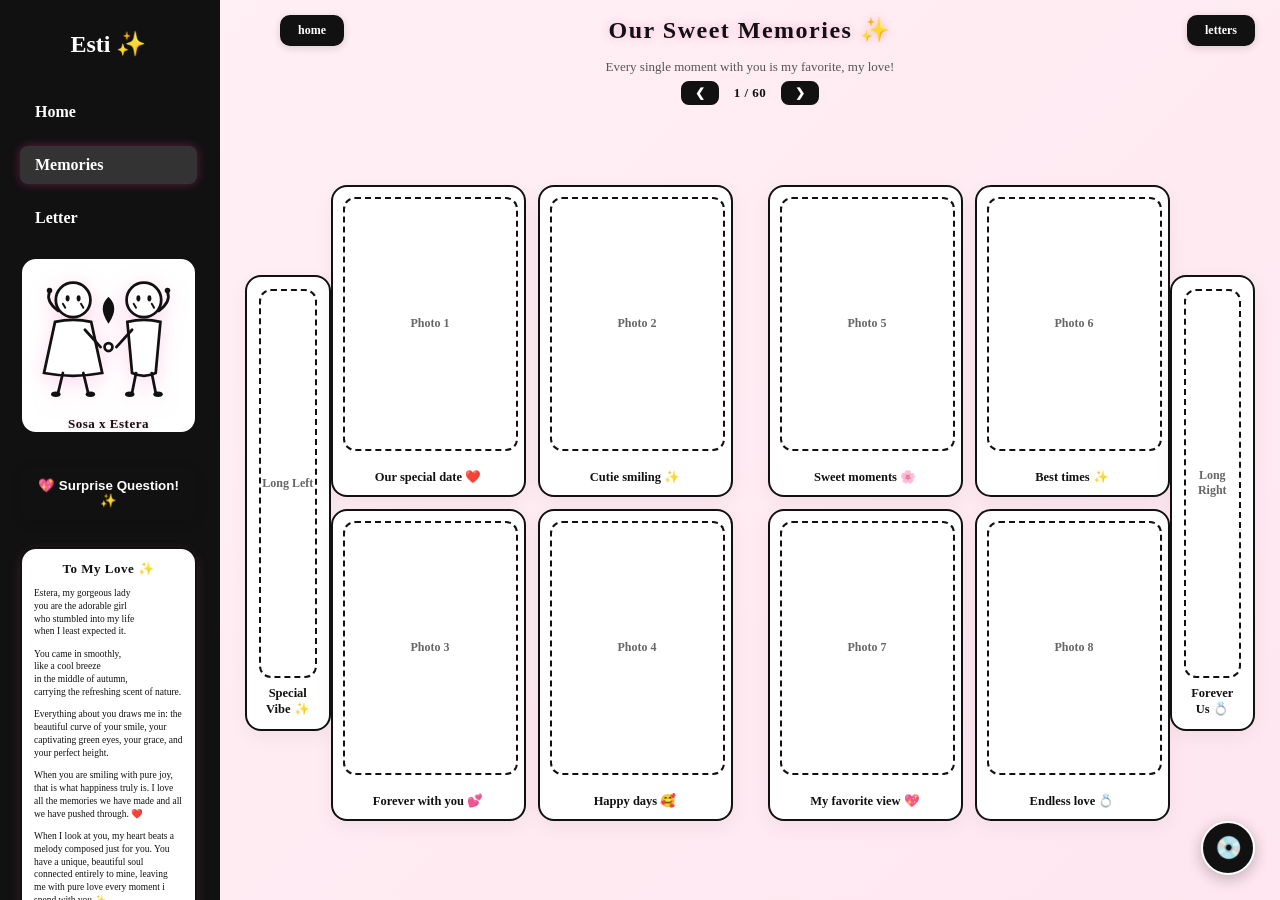
<file: memories.html>
<!DOCTYPE html>
<html lang="en">
<head>
    <meta charset="UTF-8">
    <title>Memories - For Esti ❤️</title>
    <link rel="stylesheet" href="style.css">

    <style>
        /* Prevent Page Scrolling & Enforce Viewport Fit */
        html, body {
            height: 100vh;
            overflow: hidden;
            margin: 0;
            padding: 0;
            background-color: #fff0f5 !important;
            color: #111111 !important;
            font-family: inherit;
        }

        /* Top Corner Quick Navigation Buttons */
        .top-corner-nav {
            position: absolute;
            top: 15px;
            left: 280px; 
            right: 25px;
            display: flex;
            justify-content: space-between;
            align-items: center;
            z-index: 999;
            pointer-events: none;
        }

        .corner-btn {
            pointer-events: auto;
            background-color: #111111;
            color: #ffffff;
            padding: 6px 16px;
            border-radius: 10px;
            font-size: 12px;
            font-weight: bold;
            text-decoration: none;
            border: 2px solid #111111;
            box-shadow: 0 2px 8px rgba(0, 0, 0, 0.15);
            transition: all 0.2s ease;
            text-transform: lowercase;
        }

        .corner-btn:hover {
            background-color: #ffffff;
            color: #111111;
        }

        /* Sidebar Quiz Button Styling */
        .sidebar-quiz-btn {
            background: #111111;
            color: #ffffff;
            border: 2px solid #111111;
            padding: 10px 15px;
            border-radius: 12px;
            cursor: pointer;
            font-weight: bold;
            text-align: center;
            width: 100%;
            margin: 12px 0;
            box-shadow: 0 4px 12px rgba(0, 0, 0, 0.1);
            transition: transform 0.2s, background 0.2s, color 0.2s;
        }

        .sidebar-quiz-btn:hover {
            background: #ffffff;
            color: #111111;
            transform: scale(1.02);
        }

        /* Quiz Modal Overlay */
        .quiz-modal-overlay {
            position: fixed;
            top: 0;
            left: 0;
            width: 100vw;
            height: 100vh;
            background: rgba(0, 0, 0, 0.75);
            backdrop-filter: blur(4px);
            display: flex;
            justify-content: center;
            align-items: center;
            z-index: 99999;
        }

        .quiz-modal-content {
            background: #ffffff;
            border: 3px solid #111111;
            box-shadow: 0 10px 30px rgba(0, 0, 0, 0.2);
            padding: 30px;
            border-radius: 20px;
            width: 90%;
            max-width: 400px;
            text-align: center;
            position: relative;
            min-height: 200px;
            display: flex;
            flex-direction: column;
            justify-content: center;
            align-items: center;
        }

        .quiz-modal-content h3 {
            color: #111111;
            font-size: 19px;
            margin-bottom: 20px;
        }

        .quiz-btn-container {
            display: flex;
            gap: 15px;
            position: relative;
            width: 100%;
            justify-content: center;
            align-items: center;
            min-height: 50px;
        }

        .quiz-ans-btn {
            background: #111111;
            color: #ffffff;
            border: 2px solid #111111;
            padding: 8px 22px;
            border-radius: 10px;
            font-weight: bold;
            cursor: pointer;
            transition: transform 0.2s, background 0.2s, color 0.2s;
        }

        .quiz-ans-btn:hover {
            background: #ffffff;
            color: #111111;
        }

        .no-btn {
            position: relative;
            transition: left 0.15s ease, top 0.15s ease;
        }

        /* Layout Architecture */
        body {
            display: flex;
            box-sizing: border-box;
        }

        .sidebar {
            height: 100vh;
            overflow-y: auto;
            background-color: #111111 !important;
            border-right: 3px solid #111111 !important;
        }

        .sidebar h2, .sidebar a {
            color: #ffffff !important;
        }

        .sidebar a:hover, .sidebar a.active {
            background-color: #333333 !important;
            color: #ffffff !important;
        }

        .cute-couple-box, .sidebar-love-box {
            background-color: #ffffff !important;
            border: 2px solid #111111 !important;
            border-radius: 16px !important;
        }

        .sidebar-love-box h3, .sidebar-love-box p {
            color: #111111 !important;
        }

        .couple-names {
            color: #111111 !important;
            font-weight: bold;
        }

        .main-content {
            flex: 1;
            height: 100vh;
            overflow: hidden;
            padding: 12px 25px 8px 25px;
            box-sizing: border-box;
            display: flex;
            flex-direction: column;
            align-items: center;
            position: relative;
        }

        .main-content h1 {
            color: #111111 !important;
            font-size: 24px;
            margin-top: 4px;
            margin-bottom: 2px;
        }

        .main-content p {
            color: #555555 !important;
            font-size: 13px;
            margin-bottom: 6px;
        }

        /* Pagination Bar Styling */
        .pagination-container {
            display: flex;
            align-items: center;
            gap: 15px;
            margin-bottom: 8px;
        }

        .page-nav-btn {
            background-color: #111111;
            color: #ffffff;
            border: 2px solid #111111;
            padding: 3px 12px;
            border-radius: 8px;
            font-weight: bold;
            cursor: pointer;
            font-size: 12px;
            transition: all 0.2s ease;
        }

        .page-nav-btn:hover {
            background-color: #ffffff;
            color: #111111;
        }

        .page-indicator {
            font-weight: bold;
            color: #111111;
            font-size: 13px;
            letter-spacing: 0.5px;
        }

        /* Large Expanded Layout */
        .memories-extended-wrapper {
            display: flex;
            justify-content: space-between;
            align-items: center;
            width: 100%;
            max-width: 1520px;
            flex: 1;
            padding: 0 5px;
        }

        .long-memory-card {
            background-color: #ffffff !important;
            border: 2px solid #111111 !important;
            border-radius: 16px;
            box-shadow: 0 6px 20px rgba(0, 0, 0, 0.05);
            padding: 12px;
            display: flex;
            flex-direction: column;
            gap: 8px;
            width: 195px;
        }

        .long-pic-frame {
            background-color: #ffffff !important;
            border: 2px dashed #111111 !important;
            border-radius: 12px;
            height: 385px;
            display: flex;
            align-items: center;
            justify-content: center;
            position: relative;
            overflow: hidden;
        }

        .center-clusters-area {
            display: flex;
            justify-content: center;
            align-items: center;
            gap: 35px;
        }

        .memory-cluster {
            display: grid;
            grid-template-columns: repeat(2, 195px);
            gap: 12px;
        }

        .memory-card {
            background-color: #ffffff !important;
            border: 2px solid #111111 !important;
            border-radius: 16px;
            box-shadow: 0 6px 20px rgba(0, 0, 0, 0.05);
            padding: 10px;
            display: flex;
            flex-direction: column;
            gap: 6px;
        }

        .pic-frame {
            background-color: #ffffff !important;
            border: 2px dashed #111111 !important;
            border-radius: 12px;
            height: 155px;
            display: flex;
            align-items: center;
            justify-content: center;
            position: relative;
            overflow: hidden;
        }

        .placeholder-text {
            color: #666666 !important;
            font-weight: bold;
            font-size: 12px;
        }

        .memory-caption {
            color: #111111 !important;
            font-weight: bold;
            text-align: center;
            font-size: 12.5px;
        }

        /* --- BACKGROUND MUSIC PLAYER WIDGET STYLES --- */
        .music-widget {
            position: fixed;
            bottom: 25px;
            right: 25px;
            z-index: 99999;
        }

        .cat-disk {
            width: 50px;
            height: 50px;
            background: #111111;
            border-radius: 50%;
            display: flex;
            align-items: center;
            justify-content: center;
            cursor: pointer;
            box-shadow: 0 4px 15px rgba(0, 0, 0, 0.25);
            border: 2px solid #ffffff;
            transition: transform 0.3s ease, background 0.2s;
        }

        .cat-disk:hover {
            background: #333333;
        }

        .cat-disk.playing {
            animation: spinDisk 3s linear infinite;
        }

        @keyframes spinDisk {
            0% { transform: rotate(0deg); }
            100% { transform: rotate(360deg); }
        }

        .disk-center {
            font-size: 22px;
        }

        .music-menu {
            display: none;
            position: absolute;
            bottom: 65px;
            right: 0;
            background: #ffffff;
            border: 2px solid #111111;
            border-radius: 16px;
            padding: 15px;
            box-shadow: 0 10px 30px rgba(0, 0, 0, 0.2);
            width: 220px;
            text-align: center;
        }

        .music-menu h4 {
            margin: 0 0 10px 0;
            font-size: 14px;
            color: #111111;
        }

        .song-btn {
            display: block;
            width: 100%;
            background: #111111;
            color: #ffffff;
            border: 2px solid #111111;
            padding: 8px 10px;
            margin: 6px 0;
            border-radius: 10px;
            font-size: 12px;
            cursor: pointer;
            font-weight: bold;
            transition: all 0.2s ease;
        }

        .song-btn:hover {
            background: #ffffff;
            color: #111111;
        }
    </style>
</head>
<body>

    <!-- Top Corner Quick Navigation Links -->
    <div class="top-corner-nav">
        <a href="index.html" class="corner-btn">home</a>
        <a href="letter.html" class="corner-btn">letters</a>
    </div>

    <!-- Sidebar Navigation -->
    <div class="sidebar">
        <h2>Esti ✨</h2>
        <a href="index.html">Home</a>
        <a href="memories.html" class="active">Memories</a>
        <a href="letter.html">Letter</a>

        <!-- Interactive Cute Couple Model -->
        <div class="cute-couple-box" onmouseenter="playLoveMessage()" title="Hover over us! 💕">
            <svg viewBox="0 0 220 190" class="cute-couple-svg">
                <!-- Left Figure (Woman with Dress) -->
                <circle cx="65" cy="52" r="22" fill="#fff" stroke="#111111" stroke-width="3.5"/>
                <ellipse cx="58" cy="50" rx="2.5" ry="4" fill="#111111"/>
                <ellipse cx="72" cy="50" rx="2.5" ry="4" fill="#111111"/>
                <line x1="52" y1="57" x2="55" y2="62" stroke="#111111" stroke-width="2.5" stroke-linecap="round"/>
                <line x1="75" y1="57" x2="78" y2="62" stroke="#111111" stroke-width="2.5" stroke-linecap="round"/>
                <path d="M 46,66 Q 30,54 35,42" fill="none" stroke="#111111" stroke-width="3.5" stroke-linecap="round"/>
                <circle cx="35" cy="40" r="3.5" fill="#111111"/>
                <path d="M 42,80 Q 65,75 88,80 L 102,145 Q 65,152 28,145 Z" fill="#ffffff" stroke="#111111" stroke-width="3.5"/>
                <line x1="52" y1="145" x2="46" y2="170" stroke="#111111" stroke-width="3.5" stroke-linecap="round"/>
                <ellipse cx="43" cy="172" rx="6" ry="3.5" fill="#111111"/>
                <line x1="78" y1="145" x2="84" y2="170" stroke="#111111" stroke-width="3.5" stroke-linecap="round"/>
                <ellipse cx="87" cy="172" rx="6" ry="3.5" fill="#111111"/>
                <path d="M 80,90 L 100,112" fill="none" stroke="#111111" stroke-width="3.5" stroke-linecap="round"/>

                <!-- Right Figure (Guy) -->
                <circle cx="155" cy="52" r="22" fill="#fff" stroke="#111111" stroke-width="3.5"/>
                <ellipse cx="148" cy="50" rx="2.5" ry="4" fill="#111111"/>
                <ellipse cx="162" cy="50" rx="2.5" ry="4" fill="#111111"/>
                <line x1="142" y1="57" x2="145" y2="62" stroke="#111111" stroke-width="2.5" stroke-linecap="round"/>
                <line x1="165" y1="57" x2="168" y2="62" stroke="#111111" stroke-width="2.5" stroke-linecap="round"/>
                <path d="M 134,80 Q 155,75 176,80 L 170,145 Q 155,152 140,145 Z" fill="#ffffff" stroke="#111111" stroke-width="3.5"/>
                <path d="M 140,90 L 120,112" fill="none" stroke="#111111" stroke-width="3.5" stroke-linecap="round"/>
                <circle cx="110" cy="112" r="5" fill="#fff" stroke="#111111" stroke-width="3.5"/>
                <path d="M 174,66 Q 190,54 185,42" fill="none" stroke="#111111" stroke-width="3.5" stroke-linecap="round"/>
                <circle cx="185" cy="40" r="3.5" fill="#111111"/>
                <line x1="145" y1="145" x2="140" y2="170" stroke="#111111" stroke-width="3.5" stroke-linecap="round"/>
                <ellipse cx="137" cy="172" rx="6" ry="3.5" fill="#111111"/>
                <line x1="165" y1="145" x2="170" y2="170" stroke="#111111" stroke-width="3.5" stroke-linecap="round"/>
                <ellipse cx="173" cy="172" rx="6" ry="3.5" fill="#111111"/>
                <path d="M 110,80 Q 98,62 110,50 Q 122,62 110,80 Z" fill="#111111" stroke="#111111" stroke-width="2.5"/>
            </svg>
            <div class="couple-names">Sosa x Estera</div>
        </div>

        <!-- SURPRISE QUIZ BUTTON -->
        <button class="sidebar-quiz-btn" onclick="openQuiz()">💖 Surprise Question! ✨</button>

        <!-- Cutesy Love Poem Box -->
        <div class="sidebar-love-box">
            <h3>To My Love ✨</h3>
            <p>
                Estera, my gorgeous lady<br>
                you are the adorable girl<br>
                who stumbled into my life<br>
                when I least expected it.
            </p>
            <p>
                You came in smoothly,<br>
                like a cool breeze<br>
                in the middle of autumn,<br>
                carrying the refreshing scent of nature.
            </p>
            <p>
                Everything about you draws me in:
                the beautiful curve of your smile,
                your captivating green eyes,
                your grace, and your perfect height.
            </p>
            <p>
                When you are smiling with pure joy,
                that is what happiness truly is.
                I love all the memories we have made
                and all we have pushed through. ❤️
            </p>
            <p>
                When I look at you, my heart beats
                a melody composed just for you.
                You have a unique, beautiful soul
                connected entirely to mine, leaving<br>
                me with pure love every moment i spend with you ✨
            </p>
        </div>
    </div>

    <!-- Main Content Area -->
    <div class="main-content">
        <h1>Our Sweet Memories ✨</h1>
        <p>Every single moment with you is my favorite, my love!</p>

        <!-- Pagination Bar (1 / 60) -->
        <div class="pagination-container">
            <button class="page-nav-btn" onclick="changePage(-1)">❮</button>
            <span id="page-indicator" class="page-indicator">1 / 60</span>
            <button class="page-nav-btn" onclick="changePage(1)">❯</button>
        </div>

        <!-- Large Expanded Layout: Long Left + 8 Photos (2 clusters) + Long Right -->
        <div class="memories-extended-wrapper">
            
            <!-- Far Left Long Photo Frame -->
            <div class="long-memory-card">
                <div class="long-pic-frame">
                    <span id="long-left-text" class="placeholder-text">Long Left</span>
                </div>
                <span id="long-left-caption" class="memory-caption">Special Vibe ✨</span>
            </div>

            <!-- Center Clusters Area -->
            <div class="center-clusters-area">
                
                <!-- Left Group (Photos 1 to 4) -->
                <div class="memory-cluster">
                    <div class="memory-card">
                        <div class="pic-frame">
                            <span id="p1-text" class="placeholder-text">Photo 1</span>
                        </div>
                        <span id="p1-cap" class="memory-caption">Our special date ❤️</span>
                    </div>

                    <div class="memory-card">
                        <div class="pic-frame">
                            <span id="p2-text" class="placeholder-text">Photo 2</span>
                        </div>
                        <span id="p2-cap" class="memory-caption">Cutie smiling ✨</span>
                    </div>

                    <div class="memory-card">
                        <div class="pic-frame">
                            <span id="p3-text" class="placeholder-text">Photo 3</span>
                        </div>
                        <span id="p3-cap" class="memory-caption">Forever with you 💕</span>
                    </div>

                    <div class="memory-card">
                        <div class="pic-frame">
                            <span id="p4-text" class="placeholder-text">Photo 4</span>
                        </div>
                        <span id="p4-cap" class="memory-caption">Happy days 🥰</span>
                    </div>
                </div>

                <!-- Right Group (Photos 5 to 8) -->
                <div class="memory-cluster">
                    <div class="memory-card">
                        <div class="pic-frame">
                            <span id="p5-text" class="placeholder-text">Photo 5</span>
                        </div>
                        <span id="p5-cap" class="memory-caption">Sweet moments 🌸</span>
                    </div>

                    <div class="memory-card">
                        <div class="pic-frame">
                            <span id="p6-text" class="placeholder-text">Photo 6</span>
                        </div>
                        <span id="p6-cap" class="memory-caption">Best times ✨</span>
                    </div>

                    <div class="memory-card">
                        <div class="pic-frame">
                            <span id="p7-text" class="placeholder-text">Photo 7</span>
                        </div>
                        <span id="p7-cap" class="memory-caption">My favorite view 💖</span>
                    </div>

                    <div class="memory-card">
                        <div class="pic-frame">
                            <span id="p8-text" class="placeholder-text">Photo 8</span>
                        </div>
                        <span id="p8-cap" class="memory-caption">Endless love 💍</span>
                    </div>
                </div>

            </div>

            <!-- Far Right Long Photo Frame -->
            <div class="long-memory-card">
                <div class="long-pic-frame">
                    <span id="long-right-text" class="placeholder-text">Long Right</span>
                </div>
                <span id="long-right-caption" class="memory-caption">Forever Us 💍</span>
            </div>

        </div>
    </div>

    <!-- QUIZ MODAL POPUP CONTAINER -->
    <div id="quiz-modal" class="quiz-modal-overlay" style="display: none;">
        <div class="quiz-modal-content">
            <h3 id="quiz-question">Are you Estera?</h3>
            <div id="quiz-buttons" class="quiz-btn-container">
                <!-- Dynamically populated buttons -->
            </div>
        </div>
    </div>

    <!-- BACKGROUND MUSIC PLAYER WIDGET HTML -->
    <div id="musicPlayerWidget" class="music-widget">
        <audio id="bgAudio" loop></audio>
        
        <div id="musicMenu" class="music-menu">
            <h4>Choose a vibe 🎶</h4>
            <button class="song-btn" onclick="playSong('song1.mp3')">Song 1: Cozy Lofi 🎧</button>
            <button class="song-btn" onclick="playSong('song2.mp3')">Song 2: Sweet Melody 💕</button>
            <button class="song-btn" onclick="playSong('song3.mp3')">Song 3: Dreamy Beats ✨</button>
        </div>

        <div id="musicDisk" class="cat-disk" title="Click for music menu">
            <span class="disk-center">💿</span>
        </div>
    </div>

    <!-- JavaScript -->
    <script>
        let currentPage = 1;
        const totalPages = 60;

        function updatePageContent() {
            document.getElementById('page-indicator').innerText = `${currentPage} / ${totalPages}`;
            
            // Dynamic text updates per page
            document.getElementById('long-left-caption').innerText = `Set ${currentPage} - A`;
            document.getElementById('long-right-caption').innerText = `Set ${currentPage} - B`;
        }

        function changePage(direction) {
            currentPage += direction;
            if (currentPage < 1) currentPage = totalPages;
            if (currentPage > totalPages) currentPage = 1;
            updatePageContent();
        }

        function playLoveMessage() {
            if ('speechSynthesis' in window) {
                window.speechSynthesis.cancel();
                const utterance = new SpeechSynthesisUtterance("I love you baby");
                utterance.rate = 0.95;
                utterance.pitch = 1.2;
                window.speechSynthesis.speak(utterance);
            }
        }

        // Quiz State Machine Logic
        function openQuiz() {
            document.getElementById('quiz-modal').style.display = 'flex';
            loadQuestion(1);
        }

        function closeQuiz() {
            document.getElementById('quiz-modal').style.display = 'none';
        }

        function loadQuestion(step) {
            const qTitle = document.getElementById('quiz-question');
            const btnContainer = document.getElementById('quiz-buttons');
            btnContainer.innerHTML = '';

            if (step === 1) {
                qTitle.innerText = "Are you Estera?";
                btnContainer.innerHTML = `
                    <button class="quiz-ans-btn" onclick="loadQuestion(2)">Yes</button>
                    <button class="quiz-ans-btn no-btn" onmouseenter="moveButton(this)">No</button>
                `;
            } else if (step === 2) {
                qTitle.innerText = "Do you love sosa?";
                btnContainer.innerHTML = `
                    <button class="quiz-ans-btn" onclick="loadQuestion(3)">Yes</button>
                    <button class="quiz-ans-btn no-btn" onmouseenter="moveButton(this)">No</button>
                `;
            } else if (step === 3) {
                qTitle.innerText = "Sosa is gonna steal you away 💖";
                btnContainer.innerHTML = `
                    <button class="quiz-ans-btn" onclick="loadQuestion('3b')">No</button>
                    <button class="quiz-ans-btn" onclick="loadQuestion(4)">Yes</button>
                `;
            } else if (step === '3b') {
                qTitle.innerText = "Are you sureeee you??";
                btnContainer.innerHTML = `
                    <button class="quiz-ans-btn" onclick="loadQuestion('3c')">No baby im kidding</button>
                    <button class="quiz-ans-btn no-btn" onmouseenter="moveButton(this)" onclick="alert('Caught you! 🤭'); loadQuestion(3);">Yes i am</button>
                `;
            } else if (step === '3c') {
                qTitle.innerText = "Who's a good girl?";
                btnContainer.innerHTML = `
                    <button class="quiz-ans-btn" onclick="closeQuiz()" style="background: #111; color: #fff;">Mee, i amm!!!</button>
                `;
            } else if (step === 4) {
                qTitle.innerText = "Not like you have a choice would have stolen you anyway <3";
                btnContainer.innerHTML = `
                    <button class="quiz-ans-btn" onclick="closeQuiz()" style="background: #111; color: #fff;">No fairr :c</button>
                `;
            }
        }

        // Fast & further away sliding animation for hovered buttons
        function moveButton(btn) {
            let randomX = (Math.random() - 0.5) * 200;
            let randomY = (Math.random() - 0.5) * 120;
            
            btn.style.position = 'relative';
            btn.style.left = randomX + 'px';
            btn.style.top = randomY + 'px';
        }

        // --- MUSIC WIDGET LOGIC ---
        const musicDisk = document.getElementById("musicDisk");
        const musicMenu = document.getElementById("musicMenu");
        const bgAudio = document.getElementById("bgAudio");

        musicDisk.onclick = function(e) {
            e.stopPropagation();
            if (musicMenu.style.display === "block") {
                musicMenu.style.display = "none";
            } else {
                musicMenu.style.display = "block";
            }
        };

        window.onclick = function(event) {
            if (!musicMenu.contains(event.target) && event.target !== musicDisk && !musicDisk.contains(event.target)) {
                musicMenu.style.display = "none";
            }
        };

        function playSong(songUrl) {
            bgAudio.src = songUrl;
            bgAudio.play().catch(error => {
                console.log("Audio playback error or file missing:", error);
            });
            musicDisk.classList.add("playing");
            musicMenu.style.display = "none";
        }
    </script>

</body>
</html>
</file>
<file: style.css>
/* Reset and overall layout */
body {
    margin: 0;
    font-family: 'Segoe UI', Tahoma, Geneva, Verdana, sans-serif;
    background-color: #ffe6f0;
    color: #4a1525;
    display: flex;
    height: 100vh;
    overflow: hidden;
}

/* Sidebar styling */
.sidebar {
    width: 220px;
    background-color: #ffd1e3;
    border-right: 2px solid #ffb3d1;
    padding: 30px 20px;
    display: flex;
    flex-direction: column;
    gap: 15px;
    box-shadow: 4px 0 20px rgba(255, 105, 180, 0.15);
    box-sizing: border-box;
}

.sidebar h2 {
    color: #d63384;
    margin-top: 0;
    margin-bottom: 20px;
    font-size: 24px;
    text-align: center;
}

.sidebar a {
    color: #8f3b6c;
    text-decoration: none;
    font-weight: 600;
    padding: 10px 15px;
    border-radius: 8px;
    transition: background-color 0.2s, color 0.2s;
}

.sidebar a:hover, .sidebar a.active {
    background-color: #d63384;
    color: #ffffff;
    box-shadow: 0 0 10px rgba(214, 51, 132, 0.4);
}

/* Interactive Cute Couple Model Styling */
.cute-couple-box {
    text-align: center;
    margin: 5px 0;
    cursor: pointer;
    transition: transform 0.3s cubic-bezier(0.175, 0.885, 0.32, 1.275);
}

.cute-couple-box:hover {
    transform: scale(1.08);
}

.cute-couple-svg {
    width: 100%;
    max-width: 185px;
    height: auto;
    filter: drop-shadow(0 4px 10px rgba(255, 105, 180, 0.25));
}

.couple-names {
    font-size: 13px;
    font-weight: bold;
    color: #d63384;
    margin-top: 4px;
    letter-spacing: 0.5px;
    text-shadow: 0 0 5px rgba(255, 105, 180, 0.3);
}

/* Main Content styling */
.main-content {
    flex: 1;
    padding: 20px 40px;
    background: linear-gradient(135deg, #fff0f5 0%, #ffe6f0 100%);
    display: flex;
    flex-direction: column;
    align-items: center;
    text-align: center;
    box-sizing: border-box;
    overflow-y: auto;
}

.main-content h1 {
    color: #d63384; 
    font-size: 38px;
    margin-bottom: 5px;
    letter-spacing: 1.5px;
    text-shadow: 0 0 10px rgba(214, 51, 132, 0.3);
}

.main-content p {
    color: #7d3c5c;
    font-size: 16px;
    margin-bottom: 25px;
}

/* --- FAMILY TREE LAYOUT --- */
.family-container {
    display: flex;
    align-items: center;
    justify-content: center;
    gap: 40px;
    width: 100%;
    max-width: 900px;
}

.branch {
    display: flex;
    flex-direction: column;
    gap: 25px;
}

.family-card {
    background-color: #fff5f8;
    border: 2px solid #d8b4e2;
    padding: 15px;
    border-radius: 15px;
    box-shadow: 0 0 15px rgba(186, 85, 211, 0.4);
    text-align: center;
    width: 170px;
}

.pic-frame {
    width: 100%;
    height: 220px;
    background-color: #fce8f3;
    border-radius: 10px;
    border: 1px dashed #ba55d3;
    display: flex;
    justify-content: center;
    align-items: center;
    overflow: hidden;
    position: relative;
    margin-bottom: 10px;
}

.pic-frame img {
    position: absolute;
    top: 0;
    left: 0;
    width: 100%;
    height: 100%;
    object-fit: cover;
    object-position: top center;
}

.placeholder-text {
    font-size: 12px;
    color: #a06ca5;
}

.name-label {
    display: block;
    font-weight: bold;
    color: #8a2be2;
    font-size: 15px;
    margin-bottom: 8px;
}

.center-hub {
    background: linear-gradient(135deg, #f3e5f5, #e1bee7);
    border: 2px solid #ba55d3;
    padding: 25px 20px;
    border-radius: 20px;
    box-shadow: 0 0 25px rgba(186, 85, 211, 0.6);
    text-align: center;
    width: 160px;
}

.center-hub h3 {
    color: #6a0dad;
    font-size: 18px;
    margin: 0;
    text-shadow: 0 0 5px rgba(186, 85, 211, 0.4);
}

.tree-btn {
    display: inline-block;
    background-color: #ba55d3;
    color: white;
    text-decoration: none;
    padding: 6px 12px;
    font-size: 12px;
    font-weight: bold;
    border-radius: 15px;
    box-shadow: 0 0 8px rgba(186, 85, 211, 0.5);
    transition: transform 0.2s ease, background-color 0.2s ease;
}

.tree-btn:hover {
    background-color: #9370db;
    transform: scale(1.05);
}

/* --- FULL-SCREEN INTRO OVERLAY & FLOATING WORDS --- */
.modal {
    display: flex;
    position: fixed;
    top: 0;
    left: 0;
    width: 100vw;
    height: 100vh;
    background-color: #ffe6f0;
    justify-content: center;
    align-items: center;
    z-index: 9999;
    overflow: hidden;
}

#floatingWordsContainer {
    position: absolute;
    width: 100%;
    height: 100%;
    top: 0;
    left: 0;
    pointer-events: none;
}

.floating-word {
    position: absolute;
    font-size: 18px;
    font-weight: bold;
    color: #d63384;
    text-shadow: 0 0 8px rgba(255, 105, 180, 0.6);
    animation: popAndFade 3s ease-in-out forwards;
    white-space: nowrap;
}

@keyframes popAndFade {
    0% { transform: scale(0.5); opacity: 0; }
    20% { transform: scale(1.1); opacity: 1; }
    80% { transform: scale(1); opacity: 1; }
    100% { transform: scale(1.2); opacity: 0; }
}

.modal-content {
    background: linear-gradient(135deg, #fff5f8, #ffe0ec);
    border: 2px solid #ff66b2;
    padding: 35px 45px;
    border-radius: 25px;
    text-align: center;
    box-shadow: 0 0 35px rgba(255, 105, 180, 0.4);
    animation: popIn 0.3s ease-in-out;
    max-width: 320px;
    z-index: 10000;
}

@keyframes popIn {
    0% { transform: scale(0.7); opacity: 0; }
    100% { transform: scale(1); opacity: 1; }
}

.cat-badge {
    width: 45px;
    height: 45px;
    background-color: #ff66b2; 
    border-radius: 50%;
    margin: 0 auto 15px auto;
    position: relative;
    box-shadow: 0 0 10px rgba(255, 102, 178, 0.6);
}

.cat-badge::before, .cat-badge::after {
    content: '';
    position: absolute;
    top: -12px;
    width: 0;
    height: 0;
    border-left: 10px solid transparent;
    border-right: 10px solid transparent;
    border-bottom: 20px solid #ff66b2;
}

.cat-badge::before {
    left: 3px;
    transform: rotate(-15deg);
}

.cat-badge::after {
    right: 3px;
    transform: rotate(15deg);
}

.modal-content h2 {
    color: #c71585;
    font-size: 24px;
    margin-top: 10px;
    margin-bottom: 20px;
}

.cat-btn {
    background-color: #ff66b2;
    color: #ffffff;
    border: none;
    padding: 12px 28px;
    font-size: 15px;
    font-weight: bold;
    border-radius: 30px;
    cursor: pointer;
    box-shadow: 0 0 15px rgba(255, 102, 178, 0.5);
    transition: transform 0.2s ease, background-color 0.2s ease;
}

.cat-btn:hover {
    background-color: #ff3399;
    transform: scale(1.08) rotate(-2deg);
}

/* --- COUNTDOWN BOX ON BOTTOM LEFT --- */
.main-countdown {
    position: fixed;
    bottom: 25px;
    left: 245px;
    background: linear-gradient(135deg, #fff5f8, #ffe0ec);
    border: 2px solid #ff66b2;
    padding: 12px 18px;
    border-radius: 20px;
    box-shadow: 0 0 20px rgba(255, 105, 180, 0.4);
    text-align: left;
    font-size: 11px;
    color: #7d3c5c;
    z-index: 900;
    width: 220px;
}

.main-countdown h4 {
    color: #c71585;
    margin: 0 0 6px 0;
    font-size: 12px;
    text-align: center;
}

.main-countdown p {
    margin: 3px 0;
    line-height: 1.3;
}

/* --- MUSIC PLAYER WIDGET --- */
.music-widget {
    position: fixed;
    bottom: 25px;
    right: 25px;
    z-index: 1000;
    display: flex;
    flex-direction: column;
    align-items: flex-end;
}

.cat-disk {
    width: 55px;
    height: 55px;
    background: linear-gradient(135deg, #ba55d3, #9370db);
    border-radius: 50%;
    border: 2px solid #fff5f8;
    box-shadow: 0 0 15px rgba(186, 85, 211, 0.7);
    display: flex;
    justify-content: center;
    align-items: center;
    cursor: pointer;
    transition: transform 0.3s ease, box-shadow 0.3s ease;
}

.cat-disk:hover {
    transform: scale(1.1);
    box-shadow: 0 0 25px rgba(186, 85, 211, 0.9);
}

.cat-disk.playing {
    animation: spinDisk 3s linear infinite;
}

@keyframes spinDisk {
    0% { transform: rotate(0deg); }
    100% { transform: rotate(360deg); }
}

.disk-center {
    font-size: 20px;
}

.music-menu {
    display: none;
    background: linear-gradient(135deg, #fff5f8, #ffe0ec);
    border: 2px solid #ba55d3;
    border-radius: 15px;
    padding: 15px;
    box-shadow: 0 0 20px rgba(186, 85, 211, 0.4);
    margin-bottom: 12px;
    width: 210px;
    text-align: center;
}

.music-menu h4 {
    color: #6a0dad;
    font-size: 14px;
    margin-top: 0;
    margin-bottom: 10px;
}

.song-btn {
    display: block;
    width: 100%;
    background-color: #ba55d3;
    color: white;
    border: none;
    padding: 8px 10px;
    margin-bottom: 6px;
    border-radius: 10px;
    font-size: 12px;
    font-weight: bold;
    cursor: pointer;
    transition: background-color 0.2s, transform 0.1s;
}

.song-btn:hover {
    background-color: #9370db;
    transform: scale(1.02);
}

.pic-frame img.estera-img {
    object-position: center 85% !important;
}

.sidebar-love-box {
    background-color: #ffffff;
    border: 2px solid #ffb3d1;
    border-radius: 14px;
    padding: 12px;
    margin-top: auto;
    margin-bottom: 15px;
    box-shadow: 0 4px 12px rgba(255, 105, 180, 0.15);
    text-align: left;
}

.sidebar-love-box h3 {
    color: #d63384;
    font-size: 13px;
    margin: 0 0 8px 0;
    text-align: center;
    letter-spacing: 0.5px;
}

.sidebar-love-box p {
    color: #7d3c5c;
    font-size: 9.5px;
    line-height: 1.35;
    margin-bottom: 6px;
    text-align: left;
}

.sidebar-love-box p:last-child {
    margin-bottom: 0;
}

/* --- MEMORIES PAGE GRID --- */
.memory-grid {
    display: grid;
    grid-template-columns: repeat(auto-fit, minmax(220px, 1fr));
    gap: 25px;
    width: 100%;
    max-width: 850px;
    margin-top: 20px;
    padding-bottom: 40px;
}

.memory-card {
    background-color: #fff5f8;
    border: 2px solid #ffb3d1;
    padding: 15px;
    border-radius: 18px;
    box-shadow: 0 4px 15px rgba(255, 105, 180, 0.2);
    text-align: center;
    transition: transform 0.2s ease;
}

.memory-card:hover {
    transform: translateY(-5px);
}

.memory-card .pic-frame {
    width: 100%;
    height: 250px;
    background-color: #fce8f3;
    border-radius: 12px;
    border: 1px dashed #ff66b2;
    display: flex;
    justify-content: center;
    align-items: center;
    overflow: hidden;
    position: relative;
    margin-bottom: 12px;
}

.memory-card .pic-frame img {
    position: absolute;
    top: 0;
    left: 0;
    width: 100%;
    height: 100%;
    object-fit: cover;
}

.memory-caption {
    display: block;
    font-weight: bold;
    color: #c71585;
    font-size: 14px;
}

/* --- ESTERA PAGE SPECIFIC LAYOUT --- */
.estera-content-wrapper {
    display: flex;
    flex-direction: column;
    gap: 20px;
    width: 100%;
    max-width: 950px;
    padding-bottom: 30px;
}

/* Top bar with Page Number and Next link */
.page-nav-box {
    display: flex;
    justify-content: space-between;
    align-items: center;
    background: #fff5f8;
    border: 2px solid #ffb3d1;
    padding: 10px 20px;
    border-radius: 15px;
    box-shadow: 0 4px 12px rgba(255, 105, 180, 0.15);
    font-weight: bold;
    color: #c71585;
}

.page-nav-box a {
    color: #d63384;
    text-decoration: none;
    transition: transform 0.2s;
}

.page-nav-box a:hover {
    transform: scale(1.05);
    text-decoration: underline;
}

/* Middle Row Layout (Boxes 3, 2, and 1) */
.estera-middle-row {
    display: flex;
    gap: 20px;
    align-items: stretch;
}

/* Box 3: Video Introduction */
.video-box {
    flex: 2;
    background: #fff5f8;
    border: 2px solid #ffb3d1;
    border-radius: 20px;
    padding: 15px;
    display: flex;
    flex-direction: column;
    justify-content: center;
    align-items: center;
    box-shadow: 0 4px 15px rgba(255, 105, 180, 0.2);
    min-height: 280px;
}

.video-box video {
    width: 100%;
    height: 100%;
    max-height: 250px;
    border-radius: 12px;
    object-fit: cover;
    background: #000;
}

.video-placeholder {
    color: #a06ca5;
    font-size: 14px;
    text-align: center;
}

/* Box 2: Cute Heart */
.heart-box {
    flex: 1;
    display: flex;
    justify-content: center;
    align-items: center;
    background: #fff5f8;
    border: 2px solid #ffb3d1;
    border-radius: 20px;
    padding: 15px;
    box-shadow: 0 4px 15px rgba(255, 105, 180, 0.2);
}

.cute-heart-svg {
    width: 100px;
    height: 100px;
    animation: heartbeat 1.5s infinite ease-in-out;
    filter: drop-shadow(0 0 10px rgba(255, 105, 180, 0.6));
}

@keyframes heartbeat {
    0%, 100% { transform: scale(1); }
    50% { transform: scale(1.12); }
}

/* Box 1: Tall Fun Facts Box */
.fun-facts-box {
    flex: 1.5;
    background: #ffffff;
    border: 2px solid #ffb3d1;
    border-radius: 20px;
    padding: 20px;
    box-shadow: 0 4px 15px rgba(255, 105, 180, 0.2);
    text-align: left;
}

.fun-facts-box h3 {
    color: #c71585;
    margin-top: 0;
    font-size: 16px;
    text-align: center;
    margin-bottom: 12px;
}

.fun-facts-box ul {
    margin: 0;
    padding-left: 20px;
    color: #7d3c5c;
    font-size: 13px;
    line-height: 1.6;
}

/* Bottom Row (Boxes 4 to 8: Pictures) */
.estera-bottom-row {
    display: grid;
    grid-template-columns: repeat(5, 1fr);
    gap: 12px;
}

.pic-slot {
    background: #fff5f8;
    border: 2px solid #ffb3d1;
    border-radius: 15px;
    padding: 10px;
    text-align: center;
    box-shadow: 0 4px 10px rgba(255, 105, 180, 0.15);
}

.pic-slot .pic-frame {
    width: 100%;
    height: 110px;
    background: #fce8f3;
    border-radius: 10px;
    border: 1px dashed #ff66b2;
    display: flex;
    align-items: center;
    justify-content: center;
    overflow: hidden;
    position: relative;
    margin-bottom: 6px;
}

.pic-slot .pic-frame img {
    position: absolute;
    top: 0;
    left: 0;
    width: 100%;
    height: 100%;
    object-fit: cover;
}

.pic-slot span {
    font-size: 11px;
    color: #c71585;
    font-weight: bold;
}
</file>
